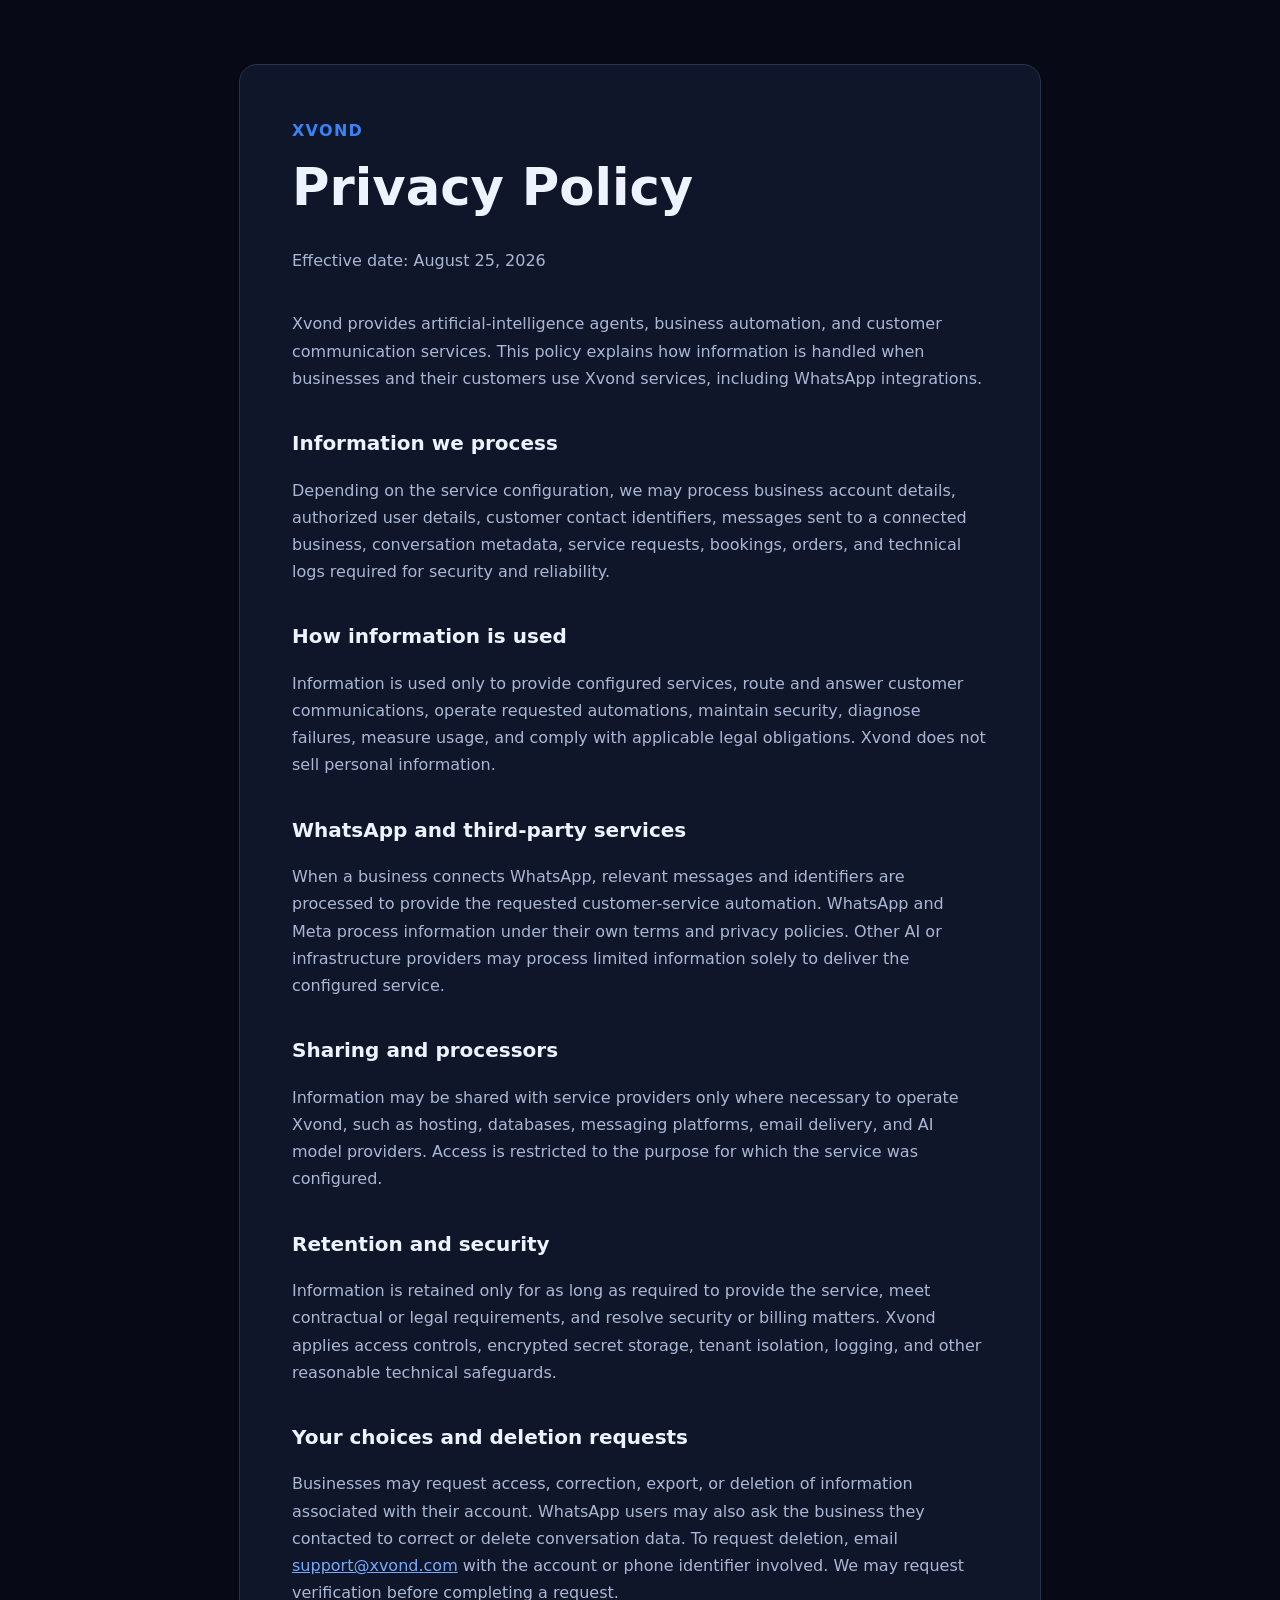
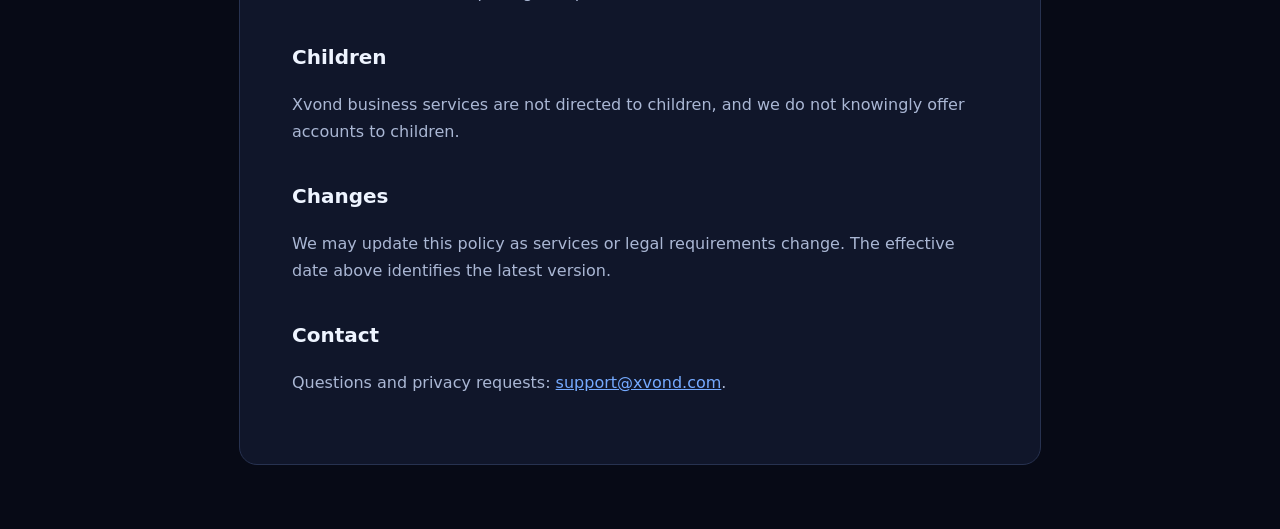
<file: frontend/privacy.html>
<!doctype html>
<html lang="en">
<head>
  <meta charset="utf-8">
  <meta name="viewport" content="width=device-width,initial-scale=1">
  <meta name="robots" content="index,follow">
  <title>Privacy Policy | Xvond</title>
  <style>
    :root{color-scheme:dark;--bg:#070a16;--card:#10162a;--text:#eef4ff;--muted:#aab7d4;--accent:#3b82f6;--line:#273250}
    *{box-sizing:border-box}body{margin:0;background:var(--bg);color:var(--text);font:16px/1.7 system-ui,-apple-system,Segoe UI,sans-serif}
    main{max-width:850px;margin:auto;padding:64px 24px}article{background:var(--card);border:1px solid var(--line);border-radius:18px;padding:clamp(24px,5vw,52px)}
    h1{font-size:clamp(2rem,5vw,3.2rem);margin:0 0 8px}h2{margin-top:34px;font-size:1.25rem}p,li{color:var(--muted)}
    a{color:#75aaff}.date{margin-bottom:36px}.brand{color:var(--accent);font-weight:800;letter-spacing:.08em}
  </style>
</head>
<body>
<main>
  <article>
    <div class="brand">XVOND</div>
    <h1>Privacy Policy</h1>
    <p class="date">Effective date: August 25, 2026</p>
    <p>Xvond provides artificial-intelligence agents, business automation, and customer communication services. This policy explains how information is handled when businesses and their customers use Xvond services, including WhatsApp integrations.</p>

    <h2>Information we process</h2>
    <p>Depending on the service configuration, we may process business account details, authorized user details, customer contact identifiers, messages sent to a connected business, conversation metadata, service requests, bookings, orders, and technical logs required for security and reliability.</p>

    <h2>How information is used</h2>
    <p>Information is used only to provide configured services, route and answer customer communications, operate requested automations, maintain security, diagnose failures, measure usage, and comply with applicable legal obligations. Xvond does not sell personal information.</p>

    <h2>WhatsApp and third-party services</h2>
    <p>When a business connects WhatsApp, relevant messages and identifiers are processed to provide the requested customer-service automation. WhatsApp and Meta process information under their own terms and privacy policies. Other AI or infrastructure providers may process limited information solely to deliver the configured service.</p>

    <h2>Sharing and processors</h2>
    <p>Information may be shared with service providers only where necessary to operate Xvond, such as hosting, databases, messaging platforms, email delivery, and AI model providers. Access is restricted to the purpose for which the service was configured.</p>

    <h2>Retention and security</h2>
    <p>Information is retained only for as long as required to provide the service, meet contractual or legal requirements, and resolve security or billing matters. Xvond applies access controls, encrypted secret storage, tenant isolation, logging, and other reasonable technical safeguards.</p>

    <h2>Your choices and deletion requests</h2>
    <p>Businesses may request access, correction, export, or deletion of information associated with their account. WhatsApp users may also ask the business they contacted to correct or delete conversation data. To request deletion, email <a href="mailto:support@xvond.com">support@xvond.com</a> with the account or phone identifier involved. We may request verification before completing a request.</p>

    <h2>Children</h2>
    <p>Xvond business services are not directed to children, and we do not knowingly offer accounts to children.</p>

    <h2>Changes</h2>
    <p>We may update this policy as services or legal requirements change. The effective date above identifies the latest version.</p>

    <h2>Contact</h2>
    <p>Questions and privacy requests: <a href="mailto:support@xvond.com">support@xvond.com</a>.</p>
  </article>
</main>
</body>
</html>
</file>
